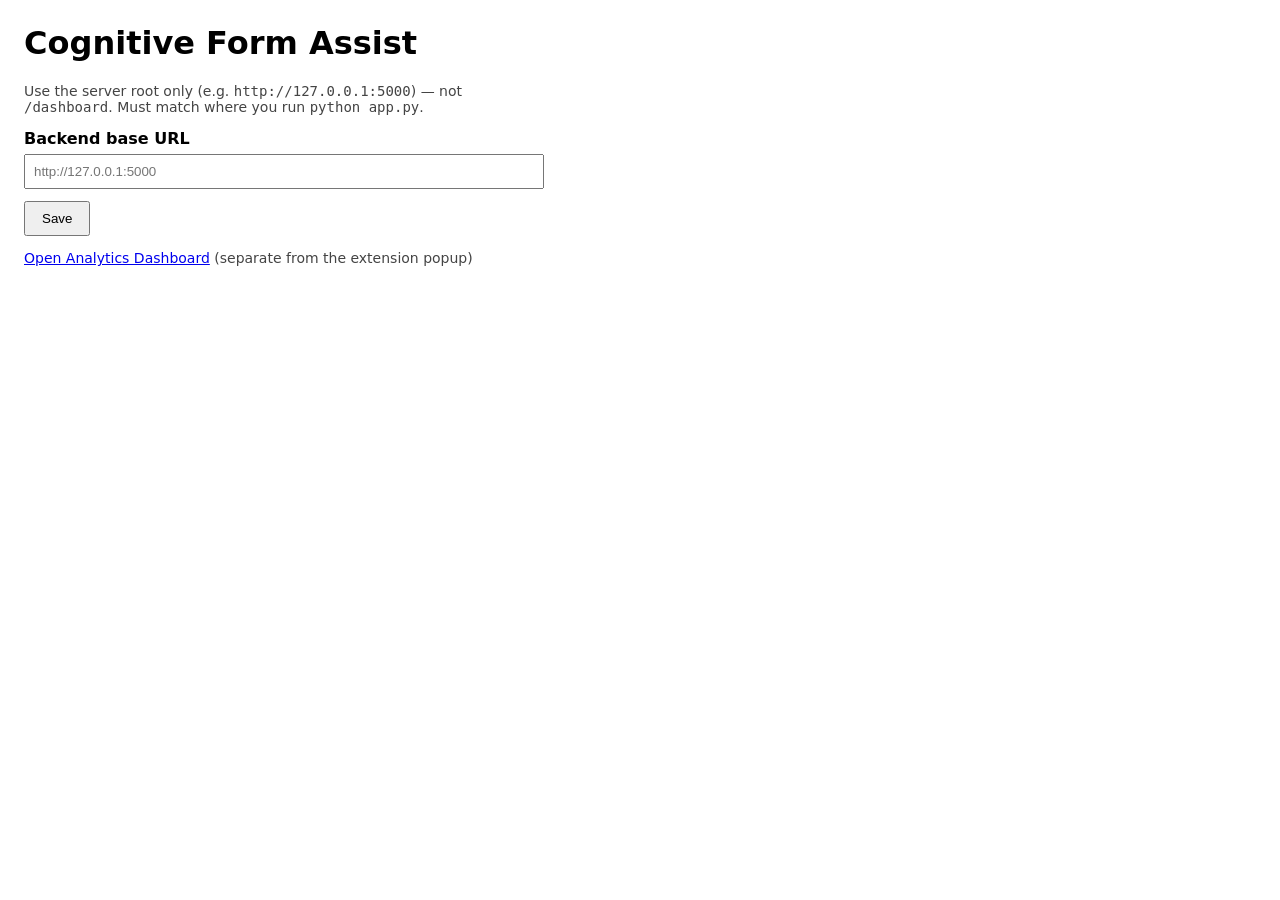
<file: major-project/extension/options.html>
<!DOCTYPE html>
<html lang="en">
<head>
  <meta charset="UTF-8" />
  <title>Cognitive Form Assist — Settings</title>
  <style>
    body { font-family: system-ui, sans-serif; max-width: 520px; margin: 24px; }
    label { display: block; font-weight: 600; margin-bottom: 6px; }
    input { width: 100%; padding: 8px; box-sizing: border-box; }
    button { margin-top: 12px; padding: 8px 16px; cursor: pointer; }
    p.hint { color: #444; font-size: 14px; }
    #status { margin-top: 10px; font-size: 14px; }
  </style>
</head>
<body>
  <h1>Cognitive Form Assist</h1>
  <p class="hint">Use the server root only (e.g. <code>http://127.0.0.1:5000</code>) — not <code>/dashboard</code>. Must match where you run <code>python app.py</code>.</p>
  <label for="backendUrl">Backend base URL</label>
  <input type="url" id="backendUrl" placeholder="http://127.0.0.1:5000" />
  <div>
    <button type="button" id="save">Save</button>
  </div>
  <p id="status"></p>
  <p class="hint"><a id="dashboardLink" href="http://127.0.0.1:5000/dashboard" target="_blank" rel="noopener">Open Analytics Dashboard</a> (separate from the extension popup)</p>
  <script src="options.js"></script>
</body>
</html>
</file>
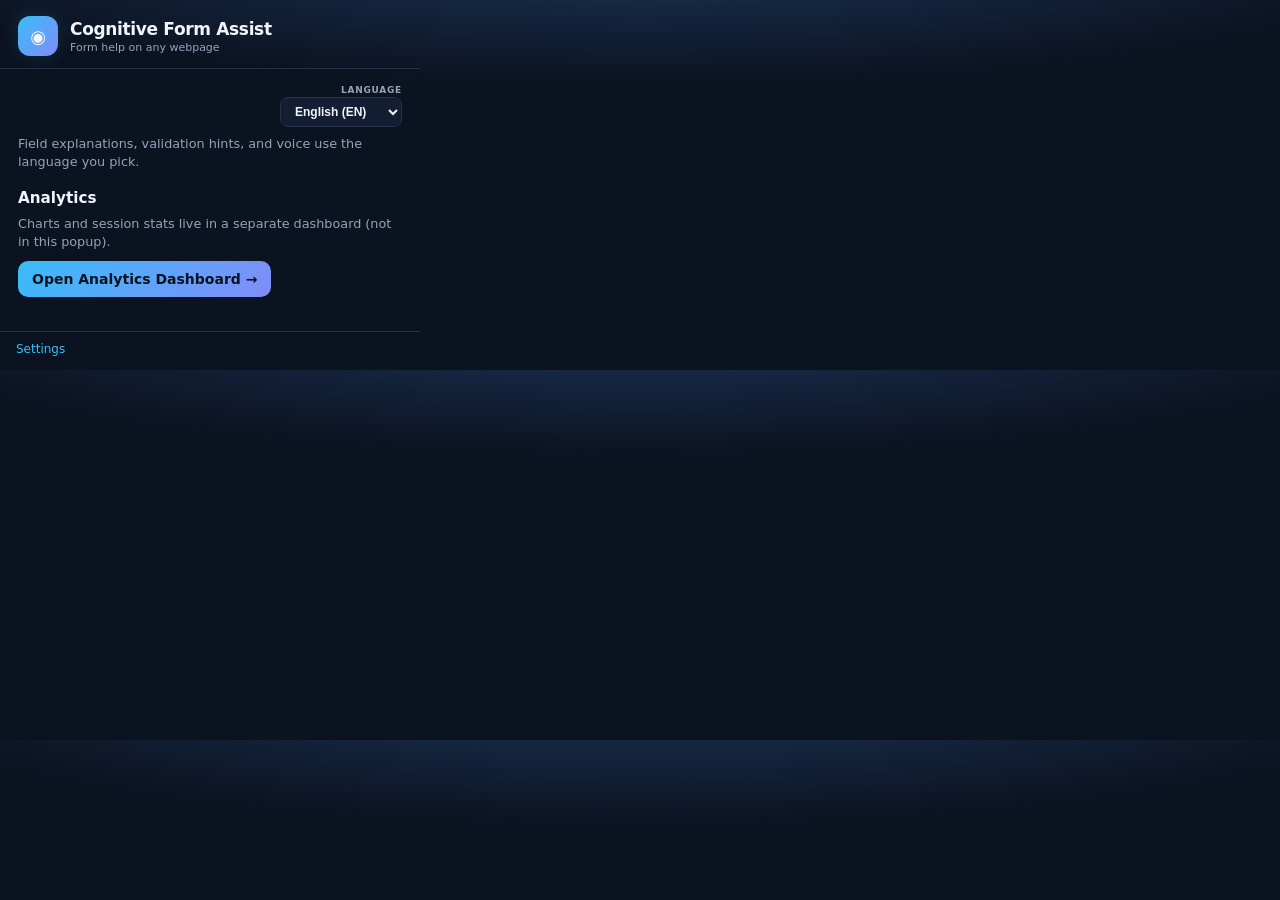
<file: major-project/extension/popup.html>
<!DOCTYPE html>
<html lang="en">
<head>
  <meta charset="UTF-8" />
  <meta name="viewport" content="width=device-width, initial-scale=1" />
  <title>Cognitive Form Assist</title>
  <link rel="stylesheet" href="popup.css" />
</head>
<body class="popup-simple">
  <header class="dash-header">
    <div class="dash-brand">
      <span class="dash-logo" aria-hidden="true">◉</span>
      <div>
        <h1>Cognitive Form Assist</h1>
        <p class="dash-subtitle">Form help on any webpage</p>
      </div>
    </div>
  </header>

  <main class="popup-main">
    <section class="popup-section">
      <label class="lang-select-wrap" for="voiceLanguage">
        <span class="lang-select-label">Language</span>
        <select id="voiceLanguage" class="lang-select" aria-label="Help and voice language">
          <option value="EN">English (EN)</option>
          <option value="HI">Hindi (HI)</option>
          <option value="KN">Kannada (KN)</option>
        </select>
      </label>
      <p class="popup-hint">Field explanations, validation hints, and voice use the language you pick.</p>
    </section>

    <section class="popup-section popup-section--dashboard">
      <h2>Analytics</h2>
      <p class="popup-hint">Charts and session stats live in a separate dashboard (not in this popup).</p>
      <a id="openDashboard" href="#" class="popup-dashboard-link" target="_blank" rel="noopener">
        Open Analytics Dashboard →
      </a>
    </section>
  </main>

  <footer class="dash-footer">
    <a href="options.html" target="_blank" rel="noopener">Settings</a>
  </footer>

  <script src="popup.js"></script>
</body>
</html>
</file>
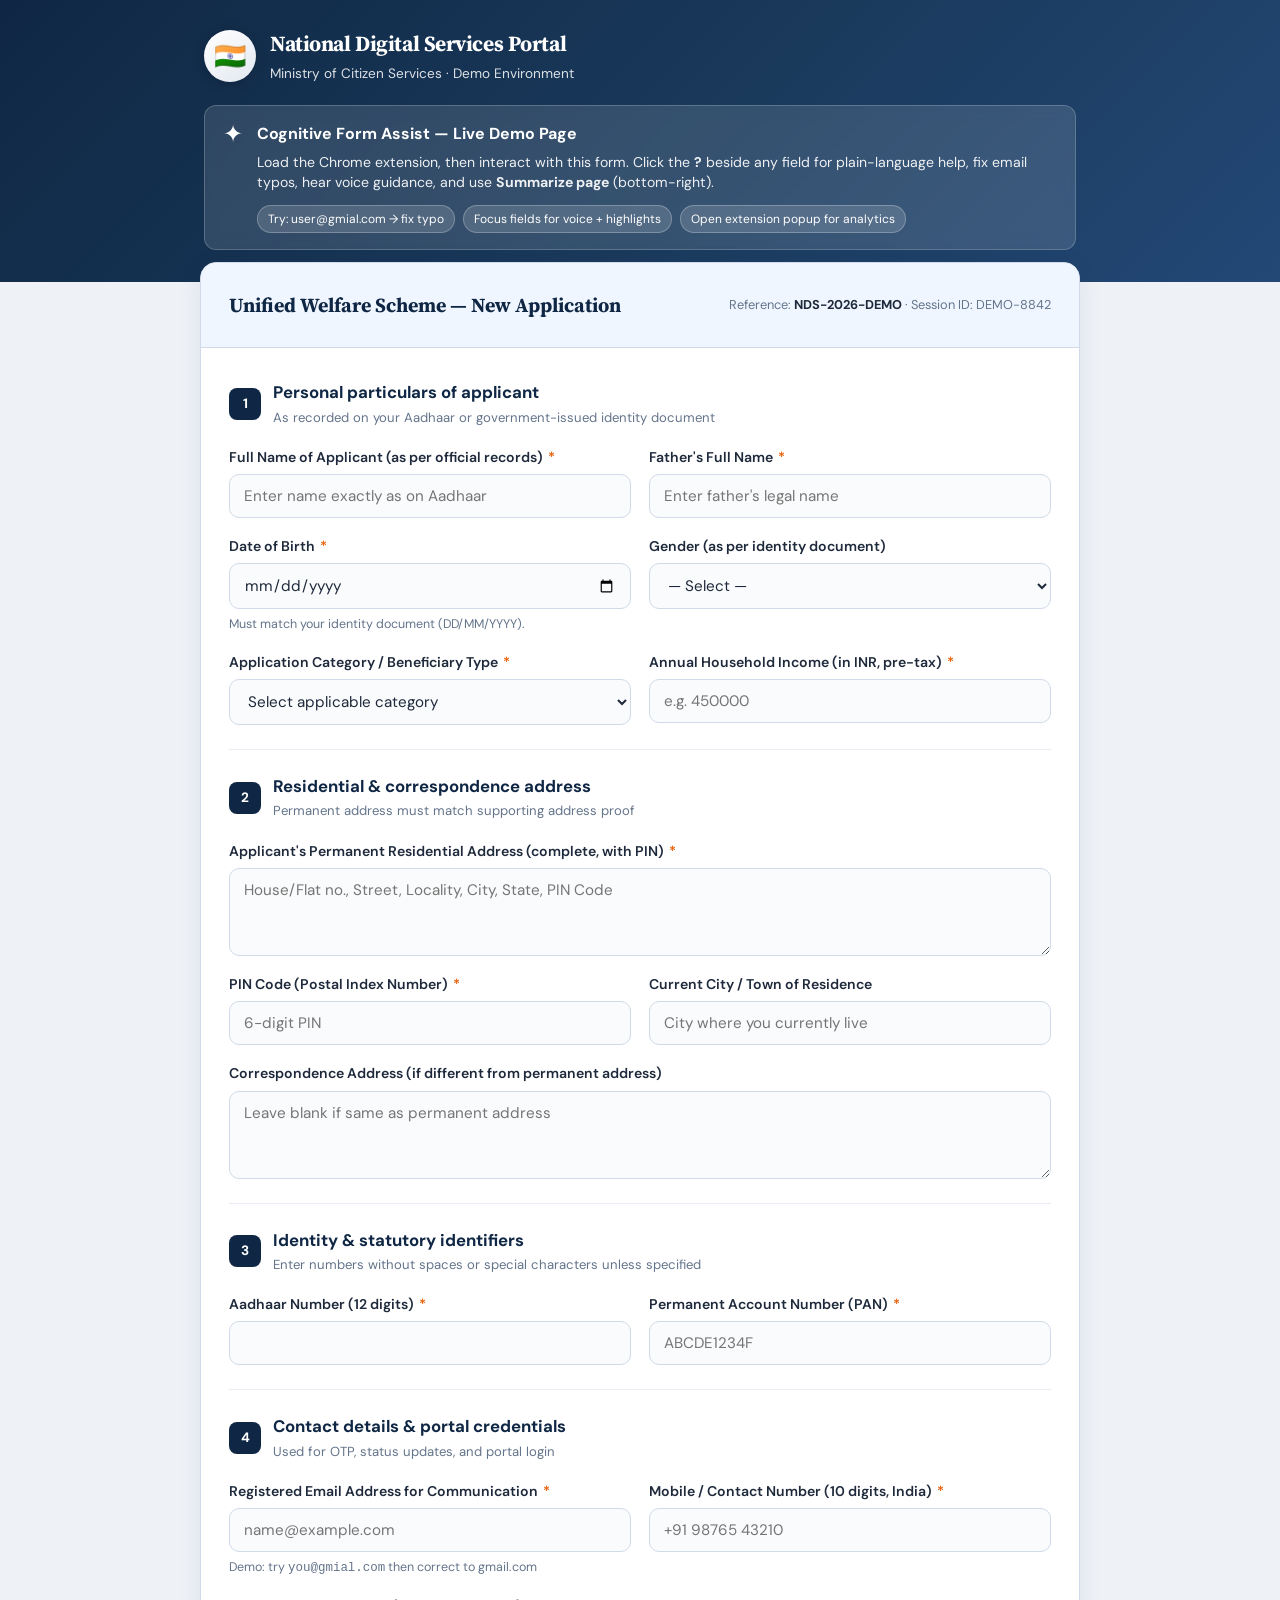
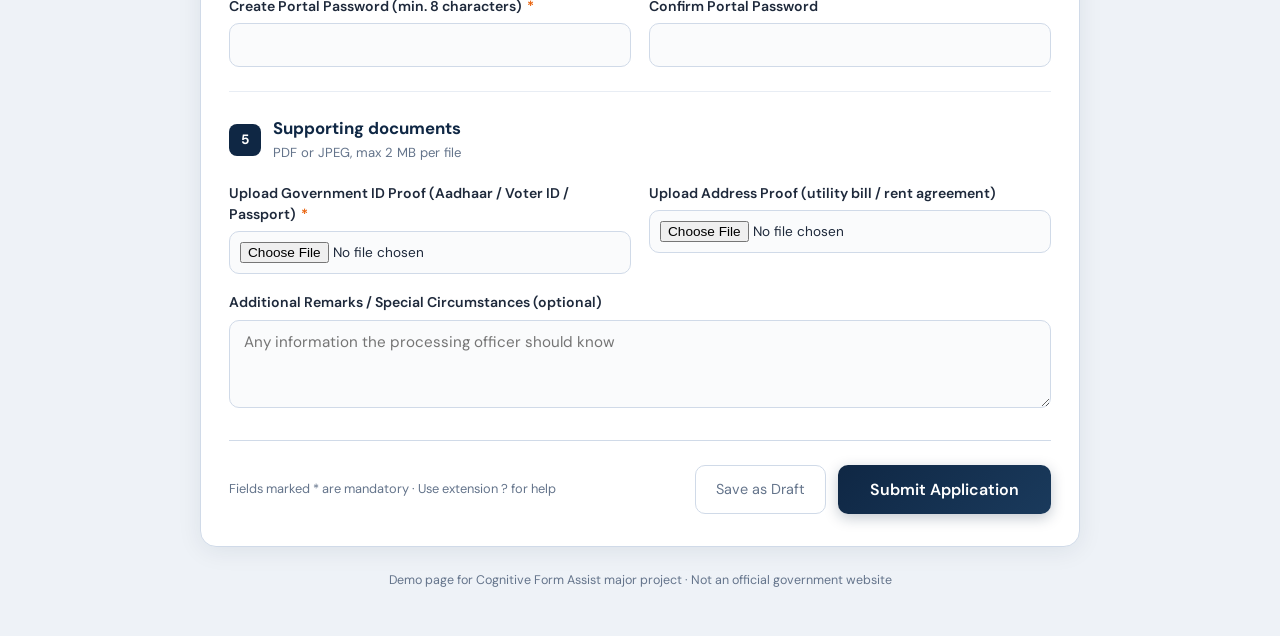
<file: major-project/test_pages/sample_form.html>
<!DOCTYPE html>
<html lang="en">
<head>
  <meta charset="UTF-8" />
  <meta name="viewport" content="width=device-width, initial-scale=1.0" />
  <title>National Digital Services — Scheme Application (Demo)</title>
  <link rel="preconnect" href="https://fonts.googleapis.com" />
  <link rel="preconnect" href="https://fonts.gstatic.com" crossorigin />
  <link href="https://fonts.googleapis.com/css2?family=DM+Sans:ital,opsz,wght@0,9..40,400;0,9..40,500;0,9..40,600;0,9..40,700;1,9..40,400&family=Source+Serif+4:opsz,wght@8..60,600;8..60,700&display=swap" rel="stylesheet" />
  <style>
    :root {
      --navy: #0f2744;
      --navy-light: #1a3a5c;
      --saffron: #e85d04;
      --green: #2d6a4f;
      --bg: #eef2f7;
      --card: #ffffff;
      --border: #d0dae8;
      --text: #1e293b;
      --muted: #64748b;
      --accent: #2563eb;
      --accent-soft: #eff6ff;
      --radius: 12px;
      --shadow: 0 4px 24px rgba(15, 39, 68, 0.08);
    }

    * {
      box-sizing: border-box;
    }

    body {
      margin: 0;
      font-family: "DM Sans", system-ui, sans-serif;
      background: var(--bg);
      color: var(--text);
      line-height: 1.5;
      min-height: 100vh;
    }

    .page-header {
      background: linear-gradient(135deg, var(--navy) 0%, var(--navy-light) 55%, #234876 100%);
      color: #fff;
      padding: 0;
    }

    .header-inner {
      max-width: 920px;
      margin: 0 auto;
      padding: 28px 24px 32px;
    }

    .gov-strip {
      display: flex;
      align-items: center;
      gap: 14px;
      margin-bottom: 20px;
    }

    .emblem {
      width: 52px;
      height: 52px;
      border-radius: 50%;
      background: linear-gradient(145deg, #fff 0%, #e2e8f0 100%);
      display: grid;
      place-items: center;
      font-size: 26px;
      box-shadow: 0 2px 12px rgba(0, 0, 0, 0.2);
    }

    .portal-name {
      font-family: "Source Serif 4", Georgia, serif;
      font-size: 1.35rem;
      font-weight: 700;
      letter-spacing: -0.02em;
      margin: 0;
    }

    .portal-tagline {
      margin: 4px 0 0;
      font-size: 0.85rem;
      opacity: 0.85;
    }

    .demo-banner {
      display: flex;
      align-items: flex-start;
      gap: 14px;
      background: rgba(255, 255, 255, 0.12);
      border: 1px solid rgba(255, 255, 255, 0.2);
      border-radius: var(--radius);
      padding: 16px 18px;
      backdrop-filter: blur(8px);
    }

    .demo-banner-icon {
      font-size: 1.5rem;
      line-height: 1;
    }

    .demo-banner h2 {
      margin: 0 0 6px;
      font-size: 1rem;
      font-weight: 700;
    }

    .demo-banner p {
      margin: 0;
      font-size: 0.88rem;
      opacity: 0.92;
      line-height: 1.45;
    }

    .demo-tips {
      display: flex;
      flex-wrap: wrap;
      gap: 8px;
      margin-top: 12px;
    }

    .demo-tip {
      font-size: 0.75rem;
      padding: 4px 10px;
      border-radius: 999px;
      background: rgba(255, 255, 255, 0.15);
      border: 1px solid rgba(255, 255, 255, 0.25);
    }

    main {
      max-width: 920px;
      margin: -20px auto 48px;
      padding: 0 20px;
      position: relative;
      z-index: 1;
    }

    .form-card {
      background: var(--card);
      border-radius: 16px;
      box-shadow: var(--shadow);
      border: 1px solid var(--border);
      overflow: hidden;
    }

    .form-meta {
      display: flex;
      flex-wrap: wrap;
      justify-content: space-between;
      align-items: center;
      gap: 12px;
      padding: 20px 28px;
      background: var(--accent-soft);
      border-bottom: 1px solid var(--border);
    }

    .form-meta h1 {
      margin: 0;
      font-family: "Source Serif 4", Georgia, serif;
      font-size: 1.25rem;
      font-weight: 700;
      color: var(--navy);
    }

    .form-ref {
      font-size: 0.8rem;
      color: var(--muted);
    }

    .form-ref strong {
      color: var(--text);
    }

    form {
      padding: 8px 28px 32px;
    }

    .form-section {
      padding: 24px 0;
      border-bottom: 1px solid #e8edf4;
    }

    .form-section:last-of-type {
      border-bottom: none;
    }

    .section-head {
      display: flex;
      align-items: center;
      gap: 12px;
      margin-bottom: 20px;
    }

    .section-num {
      width: 32px;
      height: 32px;
      border-radius: 8px;
      background: var(--navy);
      color: #fff;
      font-size: 0.85rem;
      font-weight: 700;
      display: grid;
      place-items: center;
      flex-shrink: 0;
    }

    .section-title {
      margin: 0;
      font-size: 1.05rem;
      font-weight: 700;
      color: var(--navy);
    }

    .section-desc {
      margin: 2px 0 0;
      font-size: 0.82rem;
      color: var(--muted);
    }

    .field-grid {
      display: grid;
      gap: 18px;
    }

    .field-grid--2 {
      grid-template-columns: 1fr 1fr;
    }

    @media (max-width: 640px) {
      .field-grid--2 {
        grid-template-columns: 1fr;
      }
    }

    .field {
      display: flex;
      flex-direction: column;
      gap: 6px;
    }

    .field label {
      font-size: 0.88rem;
      font-weight: 600;
      color: var(--text);
    }

    .field label .required {
      color: var(--saffron);
      margin-left: 2px;
    }

    .field-hint {
      font-size: 0.78rem;
      color: var(--muted);
      margin: 0;
    }

    .field input,
    .field textarea,
    .field select {
      width: 100%;
      padding: 11px 14px;
      font-family: inherit;
      font-size: 0.95rem;
      border: 1px solid var(--border);
      border-radius: 10px;
      background: #fafbfc;
      color: var(--text);
      transition: border-color 0.15s, background 0.15s;
    }

    .field input:focus,
    .field textarea:focus,
    .field select:focus {
      outline: none;
      border-color: var(--accent);
      background: #fff;
    }

    .field textarea {
      min-height: 88px;
      resize: vertical;
    }

    .field input[type="file"] {
      padding: 10px;
      font-size: 0.85rem;
    }

    .checkbox-row {
      display: flex;
      align-items: flex-start;
      gap: 12px;
      padding: 14px 16px;
      background: #f8fafc;
      border-radius: 10px;
      border: 1px solid var(--border);
    }

    .checkbox-row input {
      width: 18px;
      height: 18px;
      margin-top: 2px;
      accent-color: var(--navy);
    }

    .checkbox-row label {
      font-size: 0.88rem;
      font-weight: 500;
      cursor: pointer;
    }

    .form-actions {
      display: flex;
      flex-wrap: wrap;
      gap: 12px;
      align-items: center;
      justify-content: space-between;
      padding-top: 24px;
      margin-top: 8px;
      border-top: 1px solid var(--border);
    }

    .btn-primary {
      background: linear-gradient(135deg, var(--navy) 0%, var(--navy-light) 100%);
      color: #fff;
      border: none;
      padding: 14px 32px;
      font-size: 1rem;
      font-weight: 600;
      border-radius: 10px;
      cursor: pointer;
      font-family: inherit;
      box-shadow: 0 4px 14px rgba(15, 39, 68, 0.25);
    }

    .btn-primary:hover {
      filter: brightness(1.08);
    }

    .btn-secondary {
      background: transparent;
      color: var(--muted);
      border: 1px solid var(--border);
      padding: 12px 20px;
      font-size: 0.9rem;
      border-radius: 10px;
      cursor: pointer;
      font-family: inherit;
    }

    .save-note {
      font-size: 0.8rem;
      color: var(--muted);
    }

    .footer-note {
      text-align: center;
      font-size: 0.78rem;
      color: var(--muted);
      margin-top: 24px;
      padding: 0 20px;
    }
  </style>
</head>
<body>
  <header class="page-header">
    <div class="header-inner">
      <div class="gov-strip">
        <div class="emblem" aria-hidden="true">🇮🇳</div>
        <div>
          <p class="portal-name">National Digital Services Portal</p>
          <p class="portal-tagline">Ministry of Citizen Services · Demo Environment</p>
        </div>
      </div>
      <div class="demo-banner" role="note">
        <span class="demo-banner-icon" aria-hidden="true">✦</span>
        <div>
          <h2>Cognitive Form Assist — Live Demo Page</h2>
          <p>
            Load the Chrome extension, then interact with this form. Click the <strong>?</strong> beside any field for
            plain-language help, fix email typos, hear voice guidance, and use <strong>Summarize page</strong> (bottom-right).
          </p>
          <div class="demo-tips">
            <span class="demo-tip">Try: user@gmial.com → fix typo</span>
            <span class="demo-tip">Focus fields for voice + highlights</span>
            <span class="demo-tip">Open extension popup for analytics</span>
          </div>
        </div>
      </div>
    </div>
  </header>

  <main>
    <div class="form-card">
      <div class="form-meta">
        <h1>Unified Welfare Scheme — New Application</h1>
        <p class="form-ref">Reference: <strong>NDS-2026-DEMO</strong> · Session ID: DEMO-8842</p>
      </div>

      <form id="welfare-application" action="#" method="post" novalidate>
        <!-- Section 1 -->
        <section class="form-section" aria-labelledby="sec-personal">
          <div class="section-head">
            <span class="section-num">1</span>
            <div>
              <h2 class="section-title" id="sec-personal">Personal particulars of applicant</h2>
              <p class="section-desc">As recorded on your Aadhaar or government-issued identity document</p>
            </div>
          </div>
          <div class="field-grid field-grid--2">
            <div class="field">
              <label for="applicant-name">Full Name of Applicant (as per official records) <span class="required">*</span></label>
              <input type="text" id="applicant-name" name="applicant_name" placeholder="Enter name exactly as on Aadhaar" autocomplete="name" />
            </div>
            <div class="field">
              <label for="father-name">Father's Full Name <span class="required">*</span></label>
              <input type="text" id="father-name" name="father_name" placeholder="Enter father's legal name" />
            </div>
            <div class="field">
              <label for="dob">Date of Birth <span class="required">*</span></label>
              <input type="date" id="dob" name="dob" aria-describedby="dob-hint" />
              <p id="dob-hint" class="field-hint">Must match your identity document (DD/MM/YYYY).</p>
            </div>
            <div class="field">
              <label for="gender">Gender (as per identity document)</label>
              <select id="gender" name="gender">
                <option value="">— Select —</option>
                <option value="male">Male</option>
                <option value="female">Female</option>
                <option value="other">Other / Prefer not to say</option>
              </select>
            </div>
            <div class="field">
              <label for="application-category">Application Category / Beneficiary Type <span class="required">*</span></label>
              <select id="application-category" name="category">
                <option value="">Select applicable category</option>
                <option value="student">Student (18–25 years)</option>
                <option value="senior">Senior Citizen (60+ years)</option>
                <option value="bpl">Below Poverty Line (BPL) Household</option>
                <option value="disability">Person with Disability (PwD)</option>
                <option value="farmer">Small / Marginal Farmer</option>
              </select>
            </div>
            <div class="field">
              <label for="annual-income">Annual Household Income (in INR, pre-tax) <span class="required">*</span></label>
              <input type="number" id="annual-income" name="annual_income" placeholder="e.g. 450000" min="0" step="1000" />
            </div>
          </div>
        </section>

        <!-- Section 2 -->
        <section class="form-section" aria-labelledby="sec-address">
          <div class="section-head">
            <span class="section-num">2</span>
            <div>
              <h2 class="section-title" id="sec-address">Residential & correspondence address</h2>
              <p class="section-desc">Permanent address must match supporting address proof</p>
            </div>
          </div>
          <div class="field-grid">
            <div class="field">
              <label for="permanent-address">Applicant's Permanent Residential Address (complete, with PIN) <span class="required">*</span></label>
              <textarea id="permanent-address" name="permanent_address" placeholder="House/Flat no., Street, Locality, City, State, PIN Code" rows="3"></textarea>
            </div>
            <div class="field-grid field-grid--2">
              <div class="field">
                <label for="pin-code">PIN Code (Postal Index Number) <span class="required">*</span></label>
                <input type="text" id="pin-code" name="pin_code" placeholder="6-digit PIN" maxlength="6" inputmode="numeric" />
              </div>
              <div class="field">
                <label for="city">Current City / Town of Residence</label>
                <input type="text" id="city" name="city" placeholder="City where you currently live" />
              </div>
            </div>
            <div class="field">
              <label for="correspondence-address">Correspondence Address (if different from permanent address)</label>
              <textarea id="correspondence-address" name="correspondence_address" placeholder="Leave blank if same as permanent address" rows="2"></textarea>
            </div>
          </div>
        </section>

        <!-- Section 3 -->
        <section class="form-section" aria-labelledby="sec-identity">
          <div class="section-head">
            <span class="section-num">3</span>
            <div>
              <h2 class="section-title" id="sec-identity">Identity & statutory identifiers</h2>
              <p class="section-desc">Enter numbers without spaces or special characters unless specified</p>
            </div>
          </div>
          <div class="field-grid field-grid--2">
            <div class="field">
              <label for="aadhaar">Aadhaar Number (12 digits) <span class="required">*</span></label>
              <input type="text" id="aadhaar" name="aadhaar" inputmode="numeric" maxlength="14" />
            </div>
            <div class="field">
              <label for="pan">Permanent Account Number (PAN) <span class="required">*</span></label>
              <input type="text" id="pan" name="pan" placeholder="ABCDE1234F" maxlength="10" autocapitalize="characters" />
            </div>
          </div>
        </section>

        <!-- Section 4 -->
        <section class="form-section" aria-labelledby="sec-contact">
          <div class="section-head">
            <span class="section-num">4</span>
            <div>
              <h2 class="section-title" id="sec-contact">Contact details & portal credentials</h2>
              <p class="section-desc">Used for OTP, status updates, and portal login</p>
            </div>
          </div>
          <div class="field-grid field-grid--2">
            <div class="field">
              <label for="email">Registered Email Address for Communication <span class="required">*</span></label>
              <input type="email" id="email" name="email" placeholder="name@example.com" autocomplete="email" />
              <p class="field-hint">Demo: try <code>you@gmial.com</code> then correct to gmail.com</p>
            </div>
            <div class="field">
              <label for="mobile">Mobile / Contact Number (10 digits, India) <span class="required">*</span></label>
              <input type="tel" id="mobile" name="mobile" placeholder="+91 98765 43210" autocomplete="tel" />
            </div>
            <div class="field">
              <label for="portal-password">Create Portal Password (min. 8 characters) <span class="required">*</span></label>
              <input type="password" id="portal-password" name="portal_password" autocomplete="new-password" />
            </div>
            <div class="field">
              <label for="confirm-password">Confirm Portal Password</label>
              <input type="password" id="confirm-password" name="confirm_password" autocomplete="new-password" />
            </div>
          </div>
        </section>

        <!-- Section 5 -->
        <section class="form-section" aria-labelledby="sec-docs">
          <div class="section-head">
            <span class="section-num">5</span>
            <div>
              <h2 class="section-title" id="sec-docs">Supporting documents</h2>
              <p class="section-desc">PDF or JPEG, max 2 MB per file</p>
            </div>
          </div>
          <div class="field-grid field-grid--2">
            <div class="field">
              <label for="id-proof">Upload Government ID Proof (Aadhaar / Voter ID / Passport) <span class="required">*</span></label>
              <input type="file" id="id-proof" name="id_proof" accept=".pdf,.jpg,.jpeg,.png" />
            </div>
            <div class="field">
              <label for="address-proof">Upload Address Proof (utility bill / rent agreement)</label>
              <input type="file" id="address-proof" name="address_proof" accept=".pdf,.jpg,.jpeg,.png" />
            </div>
          </div>
          <div class="field" style="margin-top: 18px;">
            <label for="remarks">Additional Remarks / Special Circumstances (optional)</label>
            <textarea id="remarks" name="remarks" placeholder="Any information the processing officer should know" rows="2"></textarea>
          </div>
        </section>

        <div class="form-actions">
          <p class="save-note">Fields marked <span class="required">*</span> are mandatory · Use extension ? for help</p>
          <div style="display: flex; gap: 12px; flex-wrap: wrap;">
            <button type="button" class="btn-secondary">Save as Draft</button>
            <button type="submit" class="btn-primary">Submit Application</button>
          </div>
        </div>
      </form>
    </div>

    <p class="footer-note">
      Demo page for Cognitive Form Assist major project · Not an official government website
    </p>
  </main>

  <script>
    document.getElementById("welfare-application").addEventListener("submit", function (e) {
      e.preventDefault();
      alert("Demo form — submission disabled. Your extension features were exercised successfully!");
    });
  </script>
</body>
</html>
</file>
<file: major-project/extension/popup.css>
:root {
  --bg: #0b1220;
  --panel: #141e33;
  --panel-border: #243049;
  --text: #f1f5f9;
  --muted: #94a3b8;
  --accent: #38bdf8;
  --accent-2: #818cf8;
  --good: #22c55e;
  --moderate: #f59e0b;
  --bad: #ef4444;
  --card-glow: rgba(56, 189, 248, 0.15);
}

* {
  box-sizing: border-box;
}

body.popup-simple {
  min-height: auto;
}

.popup-main {
  padding: 16px 18px;
}

.popup-section {
  margin-bottom: 18px;
}

.popup-section h2 {
  margin: 0 0 8px;
  font-size: 0.95rem;
}

.popup-hint {
  margin: 8px 0 0;
  color: var(--muted);
  font-size: 0.8rem;
  line-height: 1.4;
}

.popup-dashboard-link {
  display: inline-block;
  margin-top: 10px;
  padding: 10px 14px;
  border-radius: 10px;
  background: linear-gradient(135deg, var(--accent), var(--accent-2));
  color: #0b1220;
  font-weight: 600;
  text-decoration: none;
  font-size: 0.875rem;
}

.popup-dashboard-link:hover {
  filter: brightness(1.08);
}

body {
  margin: 0;
  width: 420px;
  min-height: 560px;
  font-family: "Segoe UI", system-ui, -apple-system, sans-serif;
  background: radial-gradient(ellipse 120% 80% at 50% -20%, #1e3a5f 0%, var(--bg) 55%);
  color: var(--text);
}

.dash-header {
  display: flex;
  align-items: center;
  justify-content: space-between;
  padding: 16px 18px 12px;
  border-bottom: 1px solid var(--panel-border);
}

.dash-brand {
  display: flex;
  gap: 12px;
  align-items: center;
}

.dash-logo {
  width: 40px;
  height: 40px;
  display: grid;
  place-items: center;
  border-radius: 12px;
  background: linear-gradient(135deg, var(--accent), var(--accent-2));
  font-size: 18px;
  box-shadow: 0 0 20px var(--card-glow);
}

.dash-header h1 {
  margin: 0;
  font-size: 17px;
  font-weight: 700;
  letter-spacing: -0.02em;
}

.dash-subtitle {
  margin: 2px 0 0;
  font-size: 11px;
  color: var(--muted);
}

.dash-header-actions {
  display: flex;
  align-items: center;
  gap: 10px;
}

.lang-select-wrap {
  display: flex;
  flex-direction: column;
  align-items: flex-end;
  gap: 2px;
}

.lang-select-label {
  font-size: 9px;
  text-transform: uppercase;
  letter-spacing: 0.08em;
  color: var(--muted);
  font-weight: 600;
}

.lang-select {
  padding: 6px 10px;
  border-radius: 8px;
  border: 1px solid var(--panel-border);
  background: var(--panel);
  color: var(--text);
  font-size: 12px;
  font-weight: 600;
  cursor: pointer;
  min-width: 118px;
}

.lang-select:focus-visible {
  outline: 2px solid var(--accent);
  outline-offset: 2px;
}

.dash-refresh {
  width: 36px;
  height: 36px;
  border-radius: 10px;
  border: 1px solid var(--panel-border);
  background: var(--panel);
  color: var(--accent);
  font-size: 18px;
  cursor: pointer;
}

.dash-refresh:hover {
  background: #1c2944;
}

.dash-grid {
  display: flex;
  flex-direction: column;
  gap: 14px;
  padding: 14px 16px 10px;
}

.dash-row--cards {
  display: grid;
  grid-template-columns: repeat(2, 1fr);
  gap: 10px;
}

.scorecard {
  display: flex;
  flex-direction: column;
  align-items: flex-start;
  gap: 4px;
  padding: 12px 14px;
  border-radius: 14px;
  background: linear-gradient(145deg, var(--panel) 0%, #0f1729 100%);
  border: 1px solid var(--panel-border);
  box-shadow: 0 4px 16px rgba(0, 0, 0, 0.25);
  transition: transform 0.15s ease, box-shadow 0.15s ease;
}

.scorecard:hover {
  transform: translateY(-2px);
  box-shadow: 0 8px 24px var(--card-glow);
}

.scorecard-icon {
  font-size: 14px;
  opacity: 0.7;
}

.scorecard-value {
  font-size: 28px;
  font-weight: 800;
  line-height: 1;
  background: linear-gradient(90deg, #fff, var(--accent));
  -webkit-background-clip: text;
  -webkit-text-fill-color: transparent;
  background-clip: text;
}

.scorecard-label {
  font-size: 11px;
  color: var(--muted);
  font-weight: 500;
}

.panel {
  border-radius: 16px;
  background: var(--panel);
  border: 1px solid var(--panel-border);
  padding: 14px 16px;
  box-shadow: 0 6px 20px rgba(0, 0, 0, 0.2);
}

.panel-head {
  display: flex;
  justify-content: space-between;
  align-items: baseline;
  margin-bottom: 10px;
}

.panel-head h2 {
  margin: 0;
  font-size: 14px;
  font-weight: 700;
}

.panel-meta {
  margin: 0;
  font-size: 10px;
  color: var(--muted);
  max-width: 48%;
  text-align: right;
  overflow: hidden;
  text-overflow: ellipsis;
  white-space: nowrap;
}

.chart-wrap {
  position: relative;
  height: 180px;
}

.access-layout {
  display: grid;
  grid-template-columns: 130px 1fr;
  gap: 14px;
  align-items: center;
}

.score-ring-wrap {
  position: relative;
  width: 120px;
  height: 120px;
}

.score-ring {
  width: 120px;
  height: 120px;
  transform: rotate(-90deg);
}

.score-ring-track {
  fill: none;
  stroke: #1e293b;
  stroke-width: 10;
}

.score-ring-fill {
  fill: none;
  stroke-width: 10;
  stroke-linecap: round;
  stroke-dasharray: 326.73;
  stroke-dashoffset: 326.73;
  transition: stroke-dashoffset 0.6s ease, stroke 0.4s ease;
}

.score-ring-wrap[data-tier="good"] .score-ring-fill {
  stroke: var(--good);
  filter: drop-shadow(0 0 8px rgba(34, 197, 94, 0.5));
}

.score-ring-wrap[data-tier="moderate"] .score-ring-fill {
  stroke: var(--moderate);
  filter: drop-shadow(0 0 8px rgba(245, 158, 11, 0.5));
}

.score-ring-wrap[data-tier="bad"] .score-ring-fill {
  stroke: var(--bad);
  filter: drop-shadow(0 0 8px rgba(239, 68, 68, 0.5));
}

.score-ring-wrap[data-tier="unknown"] .score-ring-fill {
  stroke: var(--muted);
}

.score-ring-center {
  position: absolute;
  inset: 0;
  display: flex;
  flex-direction: column;
  align-items: center;
  justify-content: center;
  pointer-events: none;
}

.score-ring-value {
  font-size: 32px;
  font-weight: 800;
  line-height: 1;
}

.score-ring-tier {
  font-size: 11px;
  font-weight: 600;
  margin-top: 4px;
  text-transform: uppercase;
  letter-spacing: 0.06em;
}

.score-ring-wrap[data-tier="good"] .score-ring-tier {
  color: var(--good);
}

.score-ring-wrap[data-tier="moderate"] .score-ring-tier {
  color: var(--moderate);
}

.score-ring-wrap[data-tier="bad"] .score-ring-tier {
  color: var(--bad);
}

.score-breakdown {
  margin: 0;
  padding: 0;
  list-style: none;
  font-size: 11px;
  color: var(--muted);
  line-height: 1.5;
}

.score-breakdown li {
  padding: 4px 0;
  border-bottom: 1px solid rgba(255, 255, 255, 0.06);
}

.score-breakdown li:last-child {
  border-bottom: none;
}

.score-breakdown strong {
  color: var(--text);
}

.dash-footer {
  display: flex;
  justify-content: space-between;
  align-items: center;
  padding: 10px 16px 14px;
  border-top: 1px solid var(--panel-border);
  font-size: 12px;
}

.dash-footer a {
  color: var(--accent);
  text-decoration: none;
}

.dash-footer a:hover {
  text-decoration: underline;
}

.dash-link-btn {
  background: none;
  border: none;
  color: var(--muted);
  font-size: 11px;
  cursor: pointer;
  padding: 0;
}

.dash-link-btn:hover {
  color: var(--text);
}
</file>
